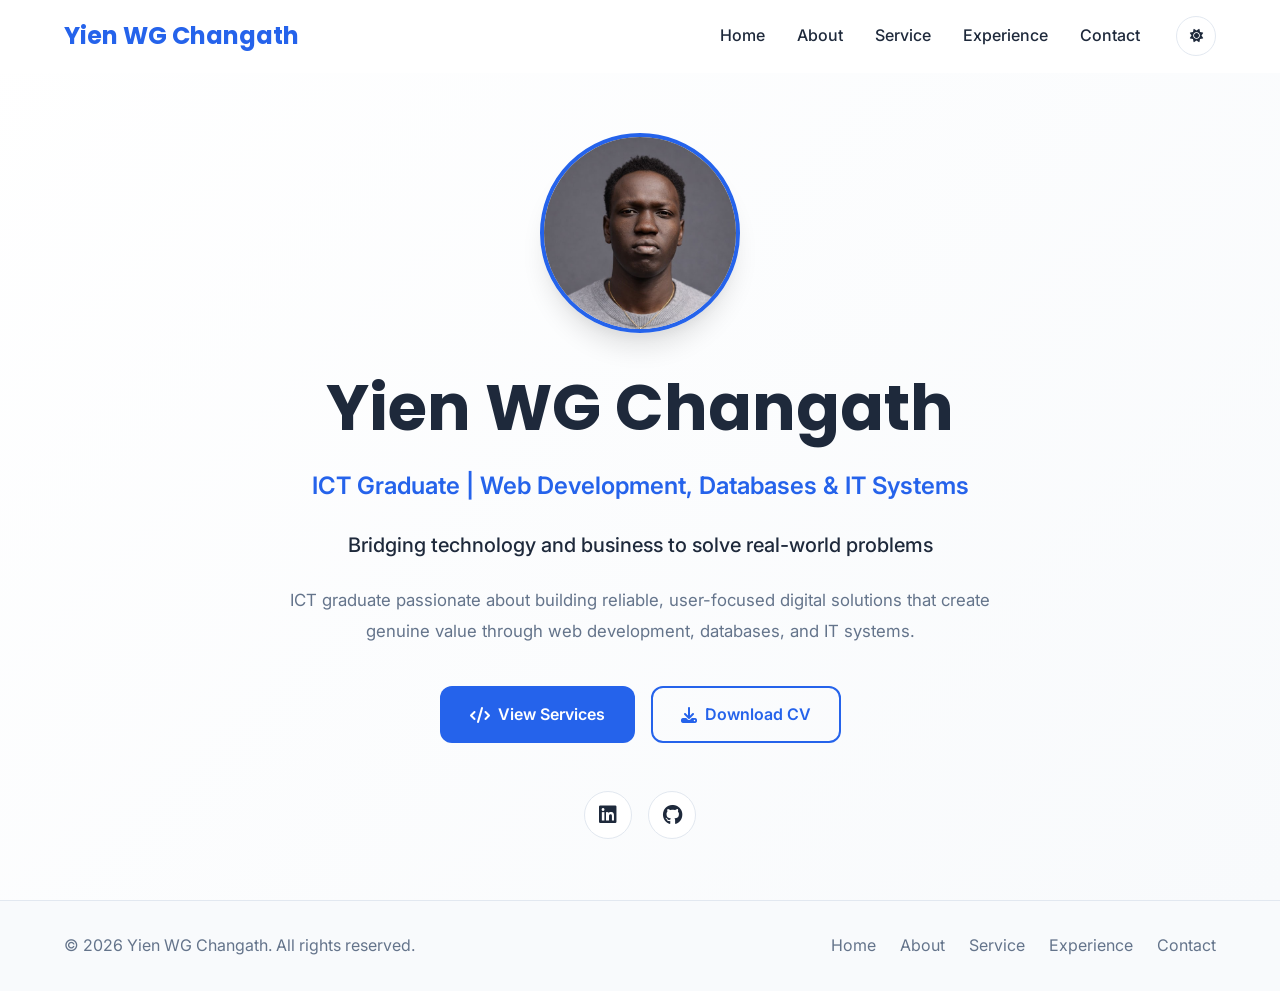
<file: Portfolio 2.0/index.html>
<!DOCTYPE html>
<html lang="en" data-theme="light">
<head>
    <meta charset="UTF-8">
    <meta name="viewport" content="width=device-width, initial-scale=1.0">
    <title>Portfolio - Home</title>
    <link rel="stylesheet" href="style.css">
    <link rel="preconnect" href="https://fonts.googleapis.com">
    <link rel="preconnect" href="https://fonts.gstatic.com" crossorigin>
    <link href="https://fonts.googleapis.com/css2?family=Inter:wght@300;400;500;600;700&family=Poppins:wght@400;500;600;700&display=swap" rel="stylesheet">
    <link rel="stylesheet" href="https://cdnjs.cloudflare.com/ajax/libs/font-awesome/6.5.0/css/all.min.css">
</head>
<body>
    <nav class="navbar" id="navbar">
        <div class="nav-container">
            <a href="index.html" class="nav-logo">Yien WG Changath</a>
            <div class="nav-menu" id="nav-menu">
                <a href="index.html" class="nav-link active">Home</a>
                <a href="about.html" class="nav-link">About</a>
                <a href="services.html" class="nav-link">Service</a>
                <a href="experience.html" class="nav-link">Experience</a>
                <a href="contact.html" class="nav-link">Contact</a>
                <button class="theme-toggle" id="theme-toggle" aria-label="Toggle theme"><i class="fas fa-sun"></i><i class="fas fa-moon"></i></button>
            </div>
            <div class="nav-toggle" id="nav-toggle"><span class="bar"></span><span class="bar"></span><span class="bar"></span></div>
        </div>
    </nav>
    <section id="home" class="hero">
        <div class="hero-container">
            <div class="hero-content reveal fade-left">
                <div class="hero-img-container">
                    <img src="yien.jpg" alt="Yien WG Changath" class="hero-img">
                </div>
                <h1 class="hero-title">Yien WG Changath</h1>
                <h2 class="hero-subtitle">ICT Graduate | Web Development, Databases & IT Systems</h2>
                <p class="hero-tagline">Bridging technology and business to solve real-world problems</p>
                <p class="hero-intro">ICT graduate passionate about building reliable, user-focused digital solutions that create genuine value through web development, databases, and IT systems.</p>
                <div class="hero-buttons">
                    <a href="services.html" class="btn btn-primary"><i class="fas fa-code"></i> View Services</a>
                    <a href="#" class="btn btn-secondary" download><i class="fas fa-download"></i> Download CV</a>
                </div>
                <div class="social-links">
                    <a href="https://www.linkedin.com/in/yien-changath-970722376?" aria-label="LinkedIn"><i class="fab fa-linkedin"></i></a>
                    <a href="https://github.com/WGChangath" aria-label="GitHub"><i class="fab fa-github"></i></a>
                </div>
            </div>
        </div>
    </section>
    <footer class="footer">
        <div class="container">
            <p>&copy; <span id="year"></span> Yien WG Changath. All rights reserved.</p>
            <div class="footer-links"><a href="index.html">Home</a><a href="about.html">About</a><a href="services.html">Service</a><a href="experience.html">Experience</a><a href="contact.html">Contact</a></div>
        </div>
    </footer>
    <button class="back-to-top" id="back-to-top"><i class="fas fa-arrow-up"></i></button>
    <script src="script.js"></script>
</body>
</html>
</file>
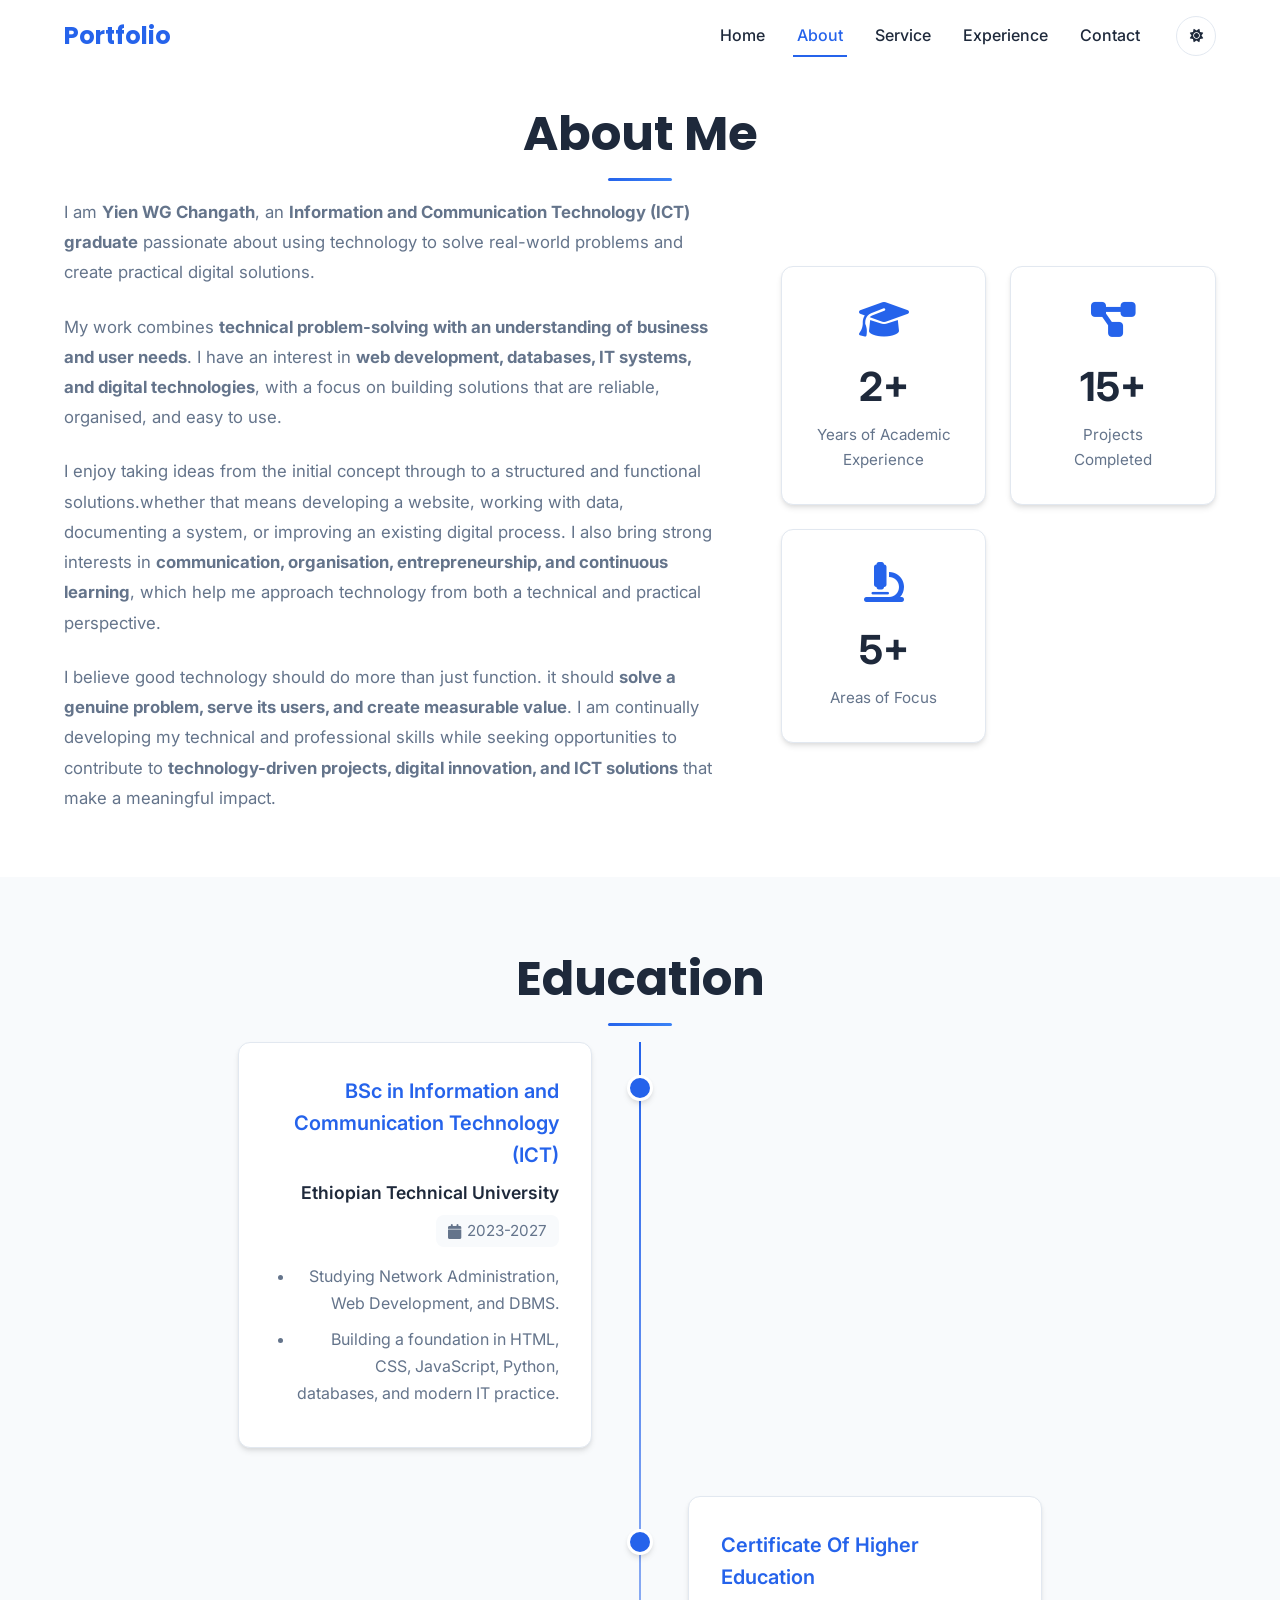
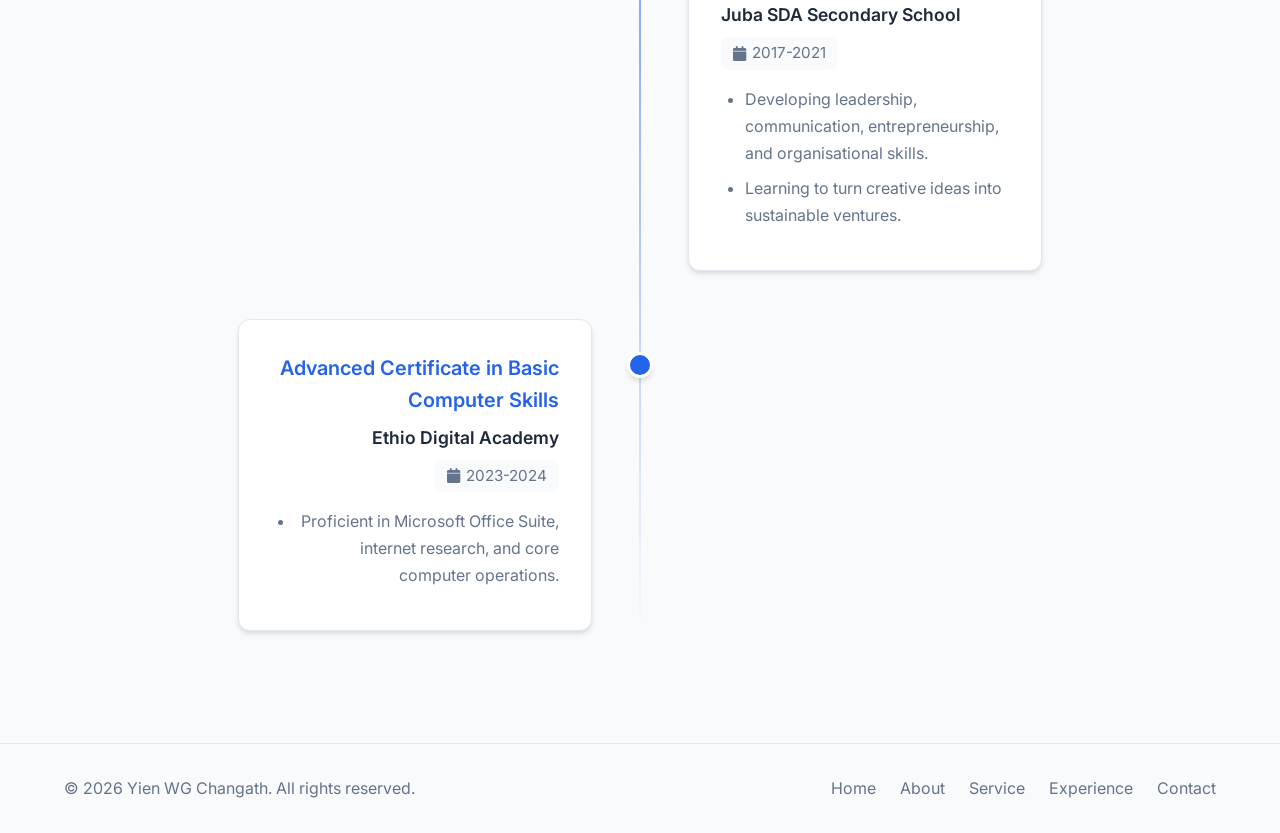
<file: Portfolio 2.0/about.html>
<!DOCTYPE html>
<html lang="en" data-theme="light">
<head>
    <meta charset="UTF-8">
    <meta name="viewport" content="width=device-width, initial-scale=1.0">
    <title>Portfolio - About</title>
    <link rel="stylesheet" href="style.css">
    <link rel="preconnect" href="https://fonts.googleapis.com">
    <link rel="preconnect" href="https://fonts.gstatic.com" crossorigin>
    <link href="https://fonts.googleapis.com/css2?family=Inter:wght@300;400;500;600;700&family=Poppins:wght@400;500;600;700&display=swap" rel="stylesheet">
    <link rel="stylesheet" href="https://cdnjs.cloudflare.com/ajax/libs/font-awesome/6.5.0/css/all.min.css">
</head>
<body>
    <nav class="navbar" id="navbar">
        <div class="nav-container">
            <a href="index.html" class="nav-logo">Portfolio</a>
            <div class="nav-menu" id="nav-menu">
                <a href="index.html" class="nav-link">Home</a>
                <a href="about.html" class="nav-link active">About</a>
                <a href="services.html" class="nav-link">Service</a>
                <a href="experience.html" class="nav-link">Experience</a>
                <a href="contact.html" class="nav-link">Contact</a>
                <button class="theme-toggle" id="theme-toggle" aria-label="Toggle theme"><i class="fas fa-sun"></i><i class="fas fa-moon"></i></button>
            </div>
            <div class="nav-toggle" id="nav-toggle"><span class="bar"></span><span class="bar"></span><span class="bar"></span></div>
        </div>
    </nav>

    <section class="section" style="padding-top: 6rem;">
        <div class="container">
            <h2 class="section-title reveal fade-up">About Me</h2>
            <div class="about-content">
                <div class="about-text reveal fade-left">
                    <p>I am <strong>Yien WG Changath</strong>, an <strong>Information and Communication Technology (ICT) graduate</strong> passionate about using technology to solve real-world problems and create practical digital solutions.</p>
                    <p>My work combines <strong>technical problem-solving with an understanding of business and user needs</strong>. I have an interest in <strong>web development, databases, IT systems, and digital technologies</strong>, with a focus on building solutions that are reliable, organised, and easy to use.</p>
                    <p>I enjoy taking ideas from the initial concept through to a structured and functional solutions.whether that means developing a website, working with data, documenting a system, or improving an existing digital process. I also bring strong interests in <strong>communication, organisation, entrepreneurship, and continuous learning</strong>, which help me approach technology from both a technical and practical perspective.</p>
                    <p>I believe good technology should do more than just function. it should <strong>solve a genuine problem, serve its users, and create measurable value</strong>. I am continually developing my technical and professional skills while seeking opportunities to contribute to <strong>technology-driven projects, digital innovation, and ICT solutions</strong> that make a meaningful impact.</p>
                </div>
                <div class="about-stats reveal fade-right">
                    <div class="stat-card"><i class="fas fa-graduation-cap"></i><h3>2+</h3><p>Years of Academic Experience</p></div>
                    <div class="stat-card"><i class="fas fa-project-diagram"></i><h3>15+</h3><p>Projects Completed</p></div>
                    <div class="stat-card"><i class="fas fa-microscope"></i><h3>5+</h3><p>Areas of Focus</p></div>
                </div>
            </div>
        </div>
    </section>

    <section class="section section-alt">
        <div class="container">
            <h2 class="section-title reveal fade-up">Education</h2>
            <div class="timeline">
                <div class="timeline-item reveal fade-left">
                    <div class="timeline-content">
                        <h3>BSc in Information and Communication Technology (ICT)</h3>
                        <h4>Ethiopian Technical University</h4>
                        <span class="timeline-date"><i class="fas fa-calendar"></i> 2023-2027</span>
                        <ul><li>Studying Network Administration, Web Development, and DBMS.</li><li>Building a foundation in HTML, CSS, JavaScript, Python, databases, and modern IT practice.</li></ul>
                    </div>
                </div>
                <div class="timeline-item reveal fade-right">
                    <div class="timeline-content">
                        <h3>Certificate Of Higher Education</h3>
                        <h4>Juba SDA Secondary School</h4>
                        <span class="timeline-date"><i class="fas fa-calendar"></i> 2017-2021</span>
                        <ul><li>Developing leadership, communication, entrepreneurship, and organisational skills.</li><li>Learning to turn creative ideas into sustainable ventures.</li></ul>
                    </div>
                </div>
                <div class="timeline-item reveal fade-left">
                    <div class="timeline-content">
                        <h3>Advanced Certificate in Basic Computer Skills</h3>
                        <h4>Ethio Digital Academy</h4>
                        <span class="timeline-date"><i class="fas fa-calendar"></i> 2023-2024</span>
                        <ul><li>Proficient in Microsoft Office Suite, internet research, and core computer operations.</li></ul>
                    </div>
                </div>
            </div>
        </div>
    </section>

    <footer class="footer">
        <div class="container">
            <p>&copy; <span id="year"></span> Yien WG Changath. All rights reserved.</p>
            <div class="footer-links"><a href="index.html">Home</a><a href="about.html">About</a><a href="services.html">Service</a><a href="experience.html">Experience</a><a href="contact.html">Contact</a></div>
        </div>
    </footer>
    <button class="back-to-top" id="back-to-top"><i class="fas fa-arrow-up"></i></button>
    <script src="script.js"></script>
</body>
</html>
</file>
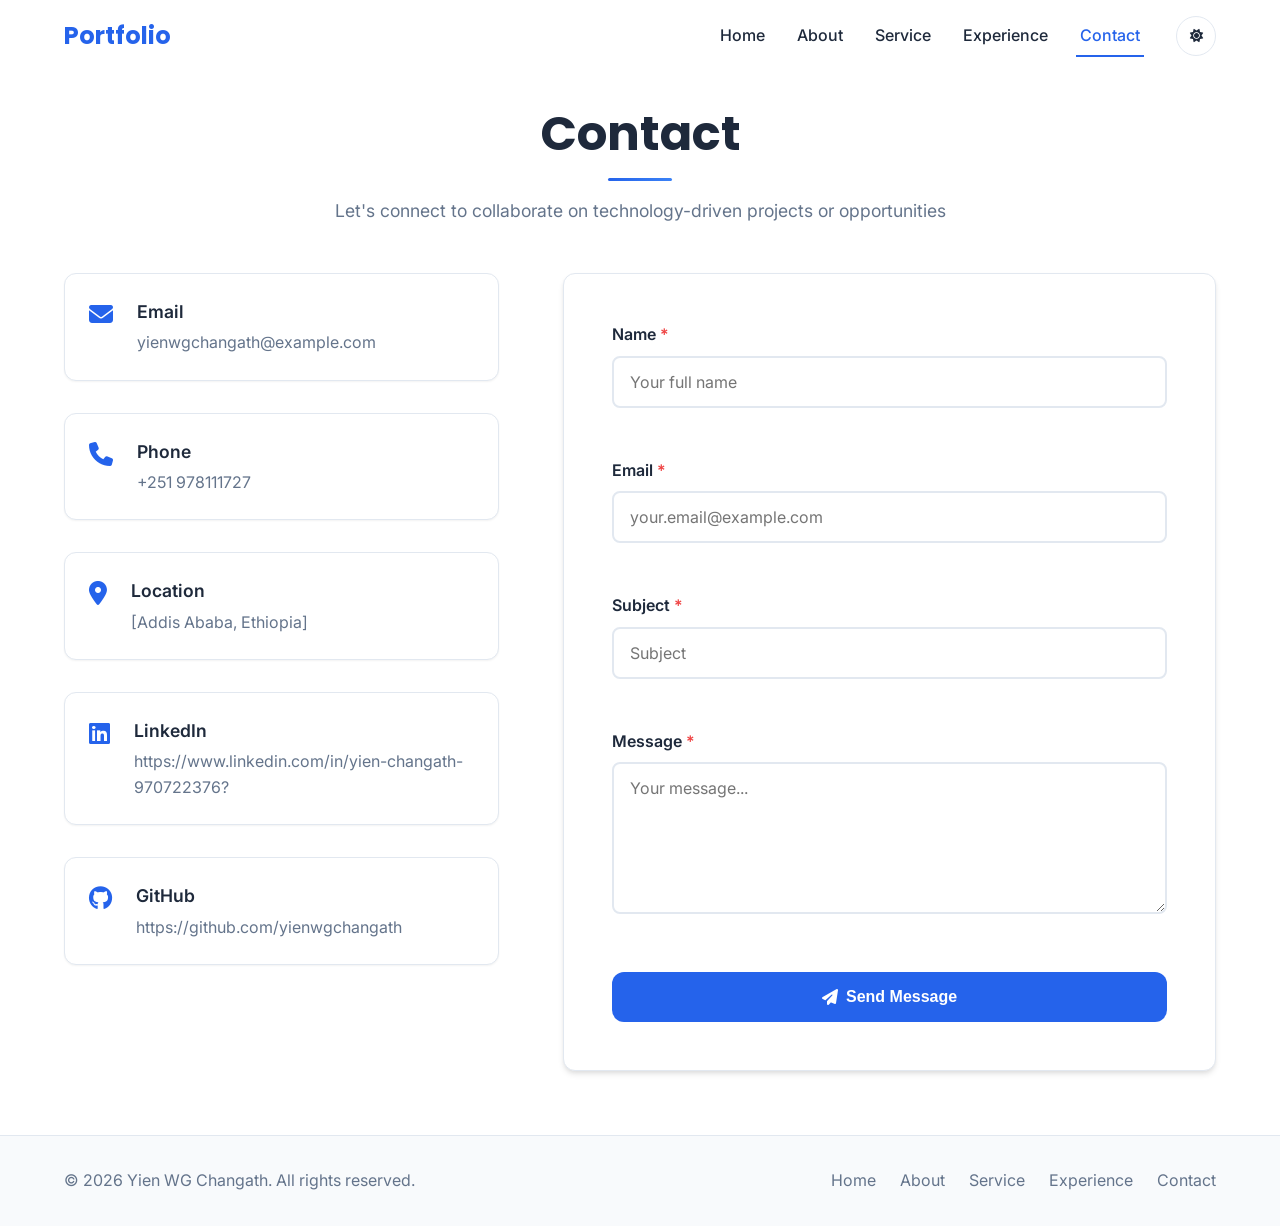
<file: Portfolio 2.0/contact.html>
<!DOCTYPE html>
<html lang="en" data-theme="light">
<head>
    <meta charset="UTF-8">
    <meta name="viewport" content="width=device-width, initial-scale=1.0">
    <title>Portfolio - Contact</title>
    <link rel="stylesheet" href="style.css">
    <link rel="preconnect" href="https://fonts.googleapis.com">
    <link rel="preconnect" href="https://fonts.gstatic.com" crossorigin>
    <link href="https://fonts.googleapis.com/css2?family=Inter:wght@300;400;500;600;700&family=Poppins:wght@400;500;600;700&display=swap" rel="stylesheet">
    <link rel="stylesheet" href="https://cdnjs.cloudflare.com/ajax/libs/font-awesome/6.5.0/css/all.min.css">
</head>
<body>
    <nav class="navbar" id="navbar">
        <div class="nav-container">
            <a href="index.html" class="nav-logo">Portfolio</a>
            <div class="nav-menu" id="nav-menu">
                <a href="index.html" class="nav-link">Home</a>
                <a href="about.html" class="nav-link">About</a>
                <a href="services.html" class="nav-link">Service</a>
                <a href="experience.html" class="nav-link">Experience</a>
                <a href="contact.html" class="nav-link active">Contact</a>
                <button class="theme-toggle" id="theme-toggle" aria-label="Toggle theme"><i class="fas fa-sun"></i><i class="fas fa-moon"></i></button>
            </div>
            <div class="nav-toggle" id="nav-toggle"><span class="bar"></span><span class="bar"></span><span class="bar"></span></div>
        </div>
    </nav>

    <section class="section" style="padding-top: 6rem;">
        <div class="container">
            <h2 class="section-title reveal fade-up">Contact</h2>
            <p class="section-subtitle reveal fade-up">Let's connect to collaborate on technology-driven projects or opportunities</p>
            <div class="contact-container">
                <div class="contact-info reveal fade-left">
                    <div class="contact-item"><i class="fas fa-envelope"></i><div><h3>Email</h3><p>yienwgchangath@example.com</p></div></div>
                    <div class="contact-item"><i class="fas fa-phone"></i><div><h3>Phone</h3><p>+251 978111727</p></div></div>
                    <div class="contact-item"><i class="fas fa-map-marker-alt"></i><div><h3>Location</h3><p>[Addis Ababa, Ethiopia]</p></div></div>
                    <div class="contact-item"><i class="fab fa-linkedin"></i><div><h3>LinkedIn</h3><p>https://www.linkedin.com/in/yien-changath-970722376?</p></div></div>
                    <div class="contact-item"><i class="fab fa-github"></i><div><h3>GitHub</h3><p>https://github.com/yienwgchangath</p></div></div>
                </div>
                <form class="contact-form reveal fade-right" id="contact-form" novalidate>
                    <div class="form-group"><label for="name">Name <span>*</span></label><input type="text" id="name" name="name" placeholder="Your full name" required><span class="error-message" id="name-error"></span></div>
                    <div class="form-group"><label for="email">Email <span>*</span></label><input type="email" id="email" name="email" placeholder="your.email@example.com" required><span class="error-message" id="email-error"></span></div>
                    <div class="form-group"><label for="subject">Subject <span>*</span></label><input type="text" id="subject" name="subject" placeholder="Subject" required><span class="error-message" id="subject-error"></span></div>
                    <div class="form-group"><label for="message">Message <span>*</span></label><textarea id="message" name="message" rows="6" placeholder="Your message..." required></textarea><span class="error-message" id="message-error"></span></div>
                    <button type="submit" class="btn btn-primary btn-submit"><i class="fas fa-paper-plane"></i> Send Message</button>
                    <div class="form-success" id="form-success">Message sent successfully! Thank you for reaching out.</div>
                </form>
            </div>
        </div>
    </section>

    <footer class="footer">
        <div class="container">
            <p>&copy; <span id="year"></span> Yien WG Changath. All rights reserved.</p>
            <div class="footer-links"><a href="index.html">Home</a><a href="about.html">About</a><a href="services.html">Service</a><a href="experience.html">Experience</a><a href="contact.html">Contact</a></div>
        </div>
    </footer>
    <button class="back-to-top" id="back-to-top"><i class="fas fa-arrow-up"></i></button>
    <script src="script.js"></script>
</body>
</html>
</file>
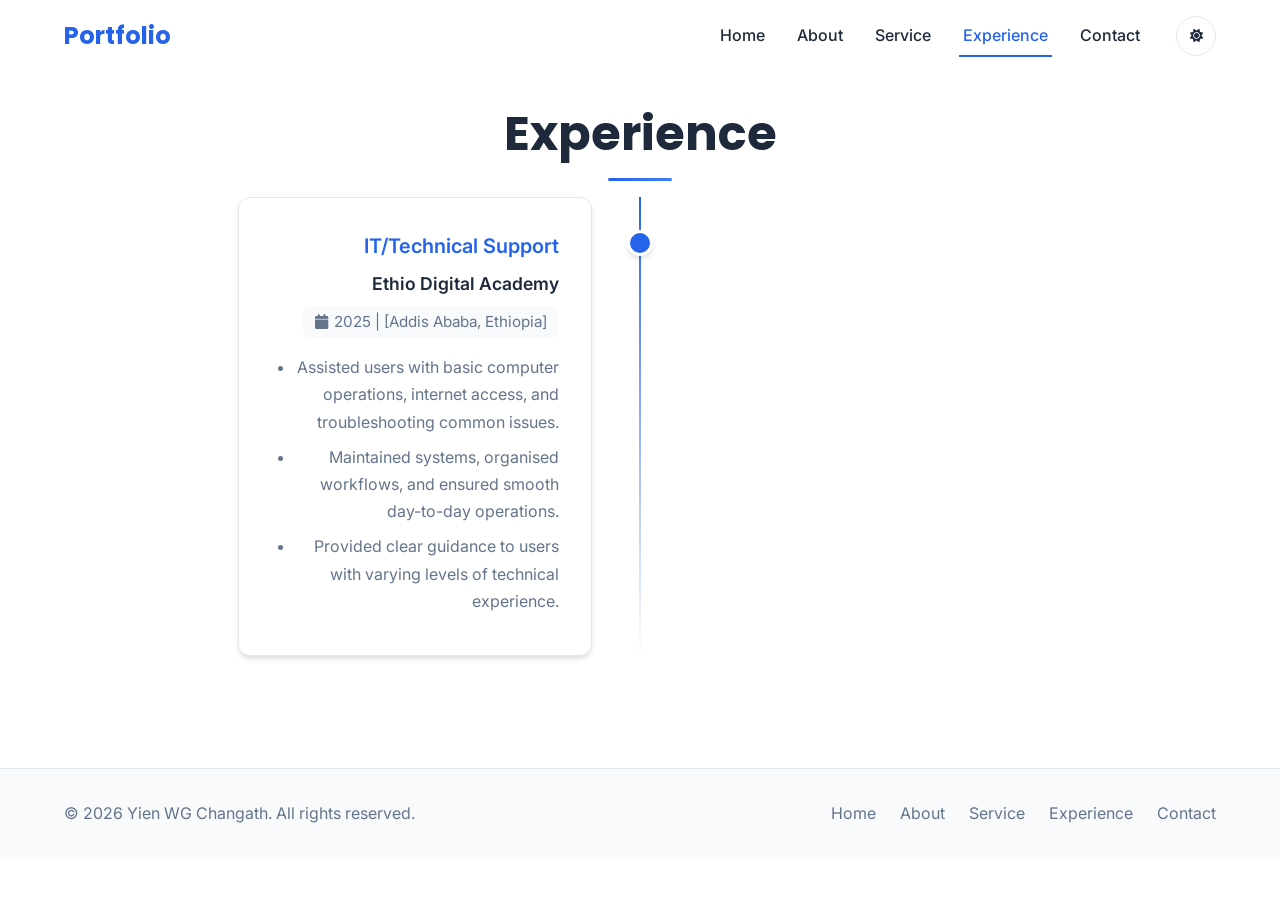
<file: Portfolio 2.0/experience.html>
<!DOCTYPE html>
<html lang="en" data-theme="light">
<head>
    <meta charset="UTF-8">
    <meta name="viewport" content="width=device-width, initial-scale=1.0">
    <title>Portfolio - Experience</title>
    <link rel="stylesheet" href="style.css">
    <link rel="preconnect" href="https://fonts.googleapis.com">
    <link rel="preconnect" href="https://fonts.gstatic.com" crossorigin>
    <link href="https://fonts.googleapis.com/css2?family=Inter:wght@300;400;500;600;700&family=Poppins:wght@400;500;600;700&display=swap" rel="stylesheet">
    <link rel="stylesheet" href="https://cdnjs.cloudflare.com/ajax/libs/font-awesome/6.5.0/css/all.min.css">
</head>
<body>
    <nav class="navbar" id="navbar">
        <div class="nav-container">
            <a href="index.html" class="nav-logo">Portfolio</a>
            <div class="nav-menu" id="nav-menu">
                <a href="index.html" class="nav-link">Home</a>
                <a href="about.html" class="nav-link">About</a>
                <a href="services.html" class="nav-link">Service</a>
                <a href="experience.html" class="nav-link active">Experience</a>
                <a href="contact.html" class="nav-link">Contact</a>
                <button class="theme-toggle" id="theme-toggle" aria-label="Toggle theme"><i class="fas fa-sun"></i><i class="fas fa-moon"></i></button>
            </div>
            <div class="nav-toggle" id="nav-toggle"><span class="bar"></span><span class="bar"></span><span class="bar"></span></div>
        </div>
    </nav>

    <section class="section" style="padding-top: 6rem;">
        <div class="container">
            <h2 class="section-title reveal fade-up">Experience</h2>
            <div class="timeline">
                <div class="timeline-item reveal fade-left">
                    <div class="timeline-content">
                        <h3>IT/Technical Support</h3>
                        <h4>Ethio Digital Academy</h4>
                        <span class="timeline-date"><i class="fas fa-calendar"></i> 2025 | [Addis Ababa, Ethiopia]</span>
                        <ul><li>Assisted users with basic computer operations, internet access, and troubleshooting common issues.</li><li>Maintained systems, organised workflows, and ensured smooth day-to-day operations.</li><li>Provided clear guidance to users with varying levels of technical experience.</li></ul>
                    </div>
                </div>
            </div>
        </div>
    </section>

    <footer class="footer">
        <div class="container">
            <p>&copy; <span id="year"></span> Yien WG Changath. All rights reserved.</p>
            <div class="footer-links"><a href="index.html">Home</a><a href="about.html">About</a><a href="services.html">Service</a><a href="experience.html">Experience</a><a href="contact.html">Contact</a></div>
        </div>
    </footer>
    <button class="back-to-top" id="back-to-top"><i class="fas fa-arrow-up"></i></button>
    <script src="script.js"></script>
</body>
</html>
</file>
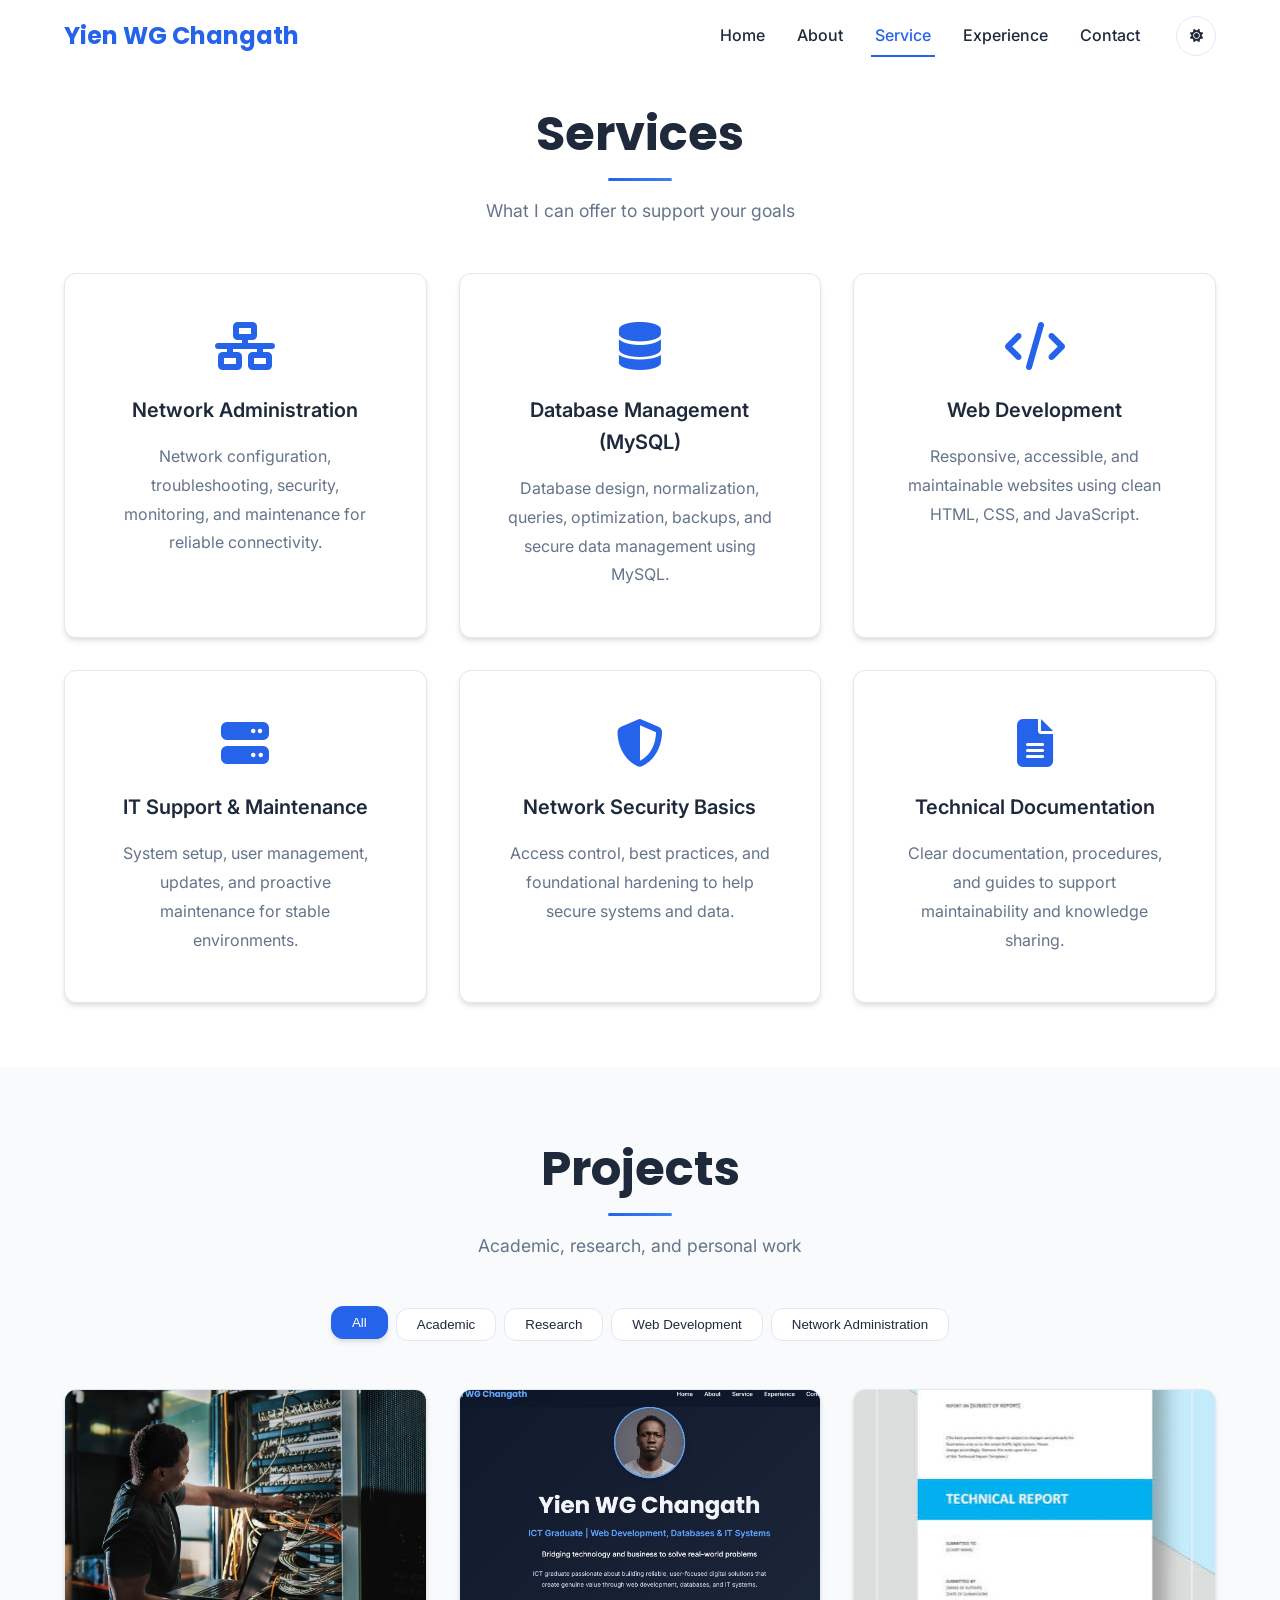
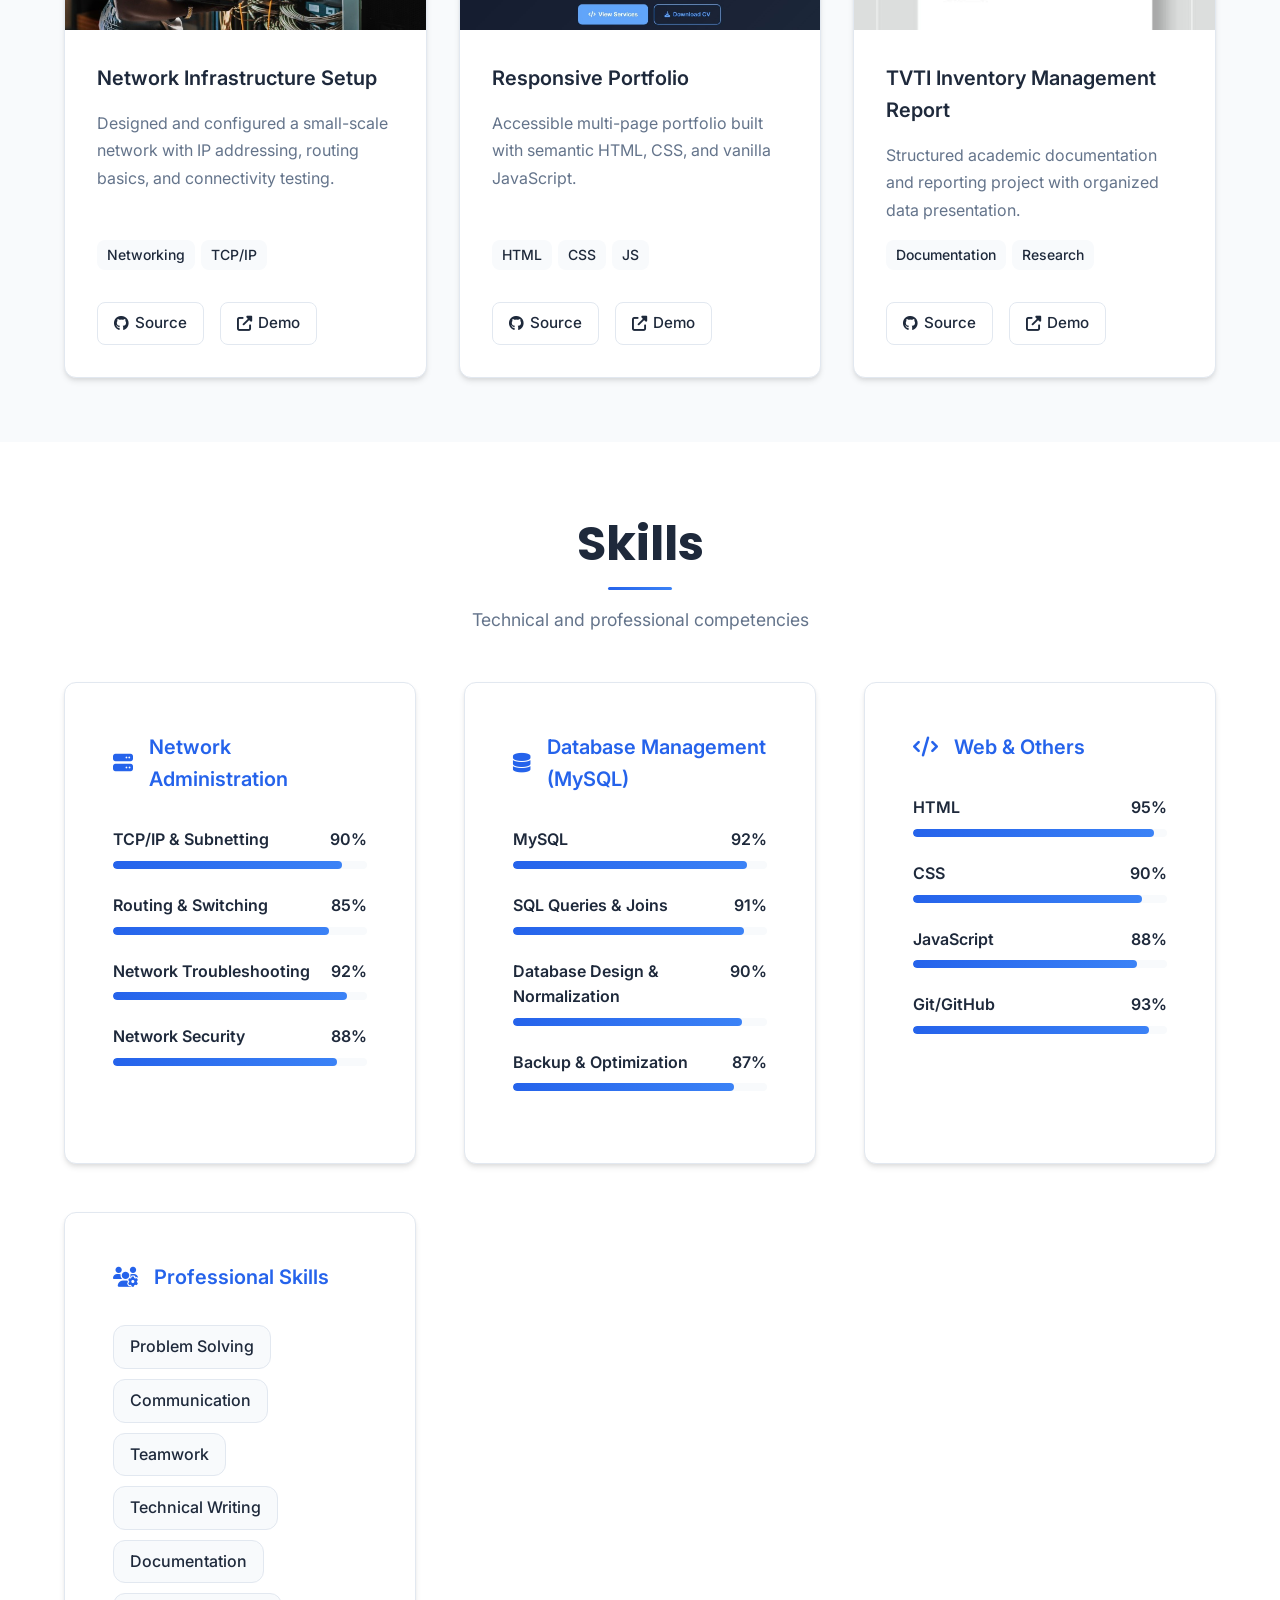
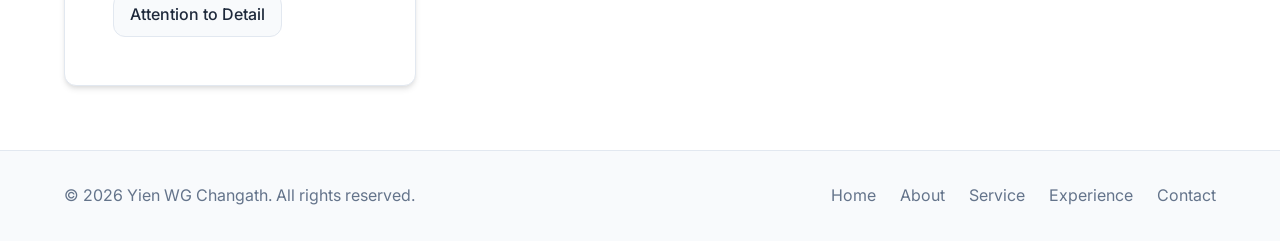
<file: Portfolio 2.0/services.html>
<!DOCTYPE html>
<html lang="en" data-theme="light">
<head>
    <meta charset="UTF-8">
    <meta name="viewport" content="width=device-width, initial-scale=1.0">
    <title>Portfolio - Service</title>
    <link rel="stylesheet" href="style.css">
    <link rel="preconnect" href="https://fonts.googleapis.com">
    <link rel="preconnect" href="https://fonts.gstatic.com" crossorigin>
    <link href="https://fonts.googleapis.com/css2?family=Inter:wght@300;400;500;600;700&family=Poppins:wght@400;500;600;700&display=swap" rel="stylesheet">
    <link rel="stylesheet" href="https://cdnjs.cloudflare.com/ajax/libs/font-awesome/6.5.0/css/all.min.css">
</head>
<body>
    <nav class="navbar" id="navbar">
        <div class="nav-container">
            <a href="index.html" class="nav-logo">Yien WG Changath</a>
            <div class="nav-menu" id="nav-menu">
                <a href="index.html" class="nav-link">Home</a>
                <a href="about.html" class="nav-link">About</a>
                <a href="services.html" class="nav-link active">Service</a>
                <a href="experience.html" class="nav-link">Experience</a>
                <a href="contact.html" class="nav-link">Contact</a>
                <button class="theme-toggle" id="theme-toggle" aria-label="Toggle theme"><i class="fas fa-sun"></i><i class="fas fa-moon"></i></button>
            </div>
            <div class="nav-toggle" id="nav-toggle"><span class="bar"></span><span class="bar"></span><span class="bar"></span></div>
        </div>
    </nav>

    <section class="section" style="padding-top: 6rem;">
        <div class="container">
            <h2 class="section-title reveal fade-up">Services</h2>
            <p class="section-subtitle reveal fade-up">What I can offer to support your goals</p>
            <div class="research-grid">
                <div class="research-card reveal fade-up"><i class="fas fa-network-wired"></i><h3>Network Administration</h3><p>Network configuration, troubleshooting, security, monitoring, and maintenance for reliable connectivity.</p></div>
                <div class="research-card reveal fade-up"><i class="fas fa-database"></i><h3>Database Management (MySQL)</h3><p>Database design, normalization, queries, optimization, backups, and secure data management using MySQL.</p></div>
                <div class="research-card reveal fade-up"><i class="fas fa-code"></i><h3>Web Development</h3><p>Responsive, accessible, and maintainable websites using clean HTML, CSS, and JavaScript.</p></div>
                <div class="research-card reveal fade-up"><i class="fas fa-server"></i><h3>IT Support & Maintenance</h3><p>System setup, user management, updates, and proactive maintenance for stable environments.</p></div>
                <div class="research-card reveal fade-up"><i class="fas fa-shield-alt"></i><h3>Network Security Basics</h3><p>Access control, best practices, and foundational hardening to help secure systems and data.</p></div>
                <div class="research-card reveal fade-up"><i class="fas fa-file-alt"></i><h3>Technical Documentation</h3><p>Clear documentation, procedures, and guides to support maintainability and knowledge sharing.</p></div>
            </div>
        </div>
    </section>

    <section class="section section-alt">
        <div class="container">
            <h2 class="section-title reveal fade-up">Projects</h2>
            <p class="section-subtitle reveal fade-up">Academic, research, and personal work</p>
            <div class="filter-buttons reveal fade-up">
                <button class="filter-btn active" data-filter="all">All</button>
                <button class="filter-btn" data-filter="academic">Academic</button>
                <button class="filter-btn" data-filter="research">Research</button>
                <button class="filter-btn" data-filter="web">Web Development</button>
                <button class="filter-btn" data-filter="network">Network Administration</button>
            </div>
            <div class="projects-grid">
                <div class="project-card reveal fade-up" data-category="network">
                    <div class="project-img"><img src="Networking-IT-Infrastructure.jpg" alt="Network project"><div class="project-overlay"><button class="project-btn view-details"><i class="fas fa-eye"></i> Details</button></div></div>
                    <div class="project-content"><h3>Network Infrastructure Setup</h3><p>Designed and configured a small-scale network with IP addressing, routing basics, and connectivity testing.</p><div class="project-tags"><span>Networking</span><span>TCP/IP</span></div><div class="project-links"><a href="#" class="btn-small"><i class="fab fa-github"></i> Source</a><a href="#" class="btn-small"><i class="fas fa-external-link-alt"></i> Demo</a></div></div>
                </div>
                <div class="project-card reveal fade-up" data-category="web">
                    <div class="project-img"><img src="Y4.jpeg" alt="Web project"><div class="project-overlay"><button class="project-btn view-details"><i class="fas fa-eye"></i> Details</button></div></div>
                    <div class="project-content"><h3>Responsive Portfolio</h3><p>Accessible multi-page portfolio built with semantic HTML, CSS, and vanilla JavaScript.</p><div class="project-tags"><span>HTML</span><span>CSS</span><span>JS</span></div><div class="project-links"><a href="#" class="btn-small"><i class="fab fa-github"></i> Source</a><a href="#" class="btn-small"><i class="fas fa-external-link-alt"></i> Demo</a></div></div>
                </div>
                <div class="project-card reveal fade-up" data-category="academic">
                    <div class="project-img"><img src="Technical Report.jpg" alt="Academic project"><div class="project-overlay"><button class="project-btn view-details"><i class="fas fa-eye"></i> Details</button></div></div>
                    <div class="project-content"><h3>TVTI Inventory Management Report</h3><p>Structured academic documentation and reporting project with organized data presentation.</p><div class="project-tags"><span>Documentation</span><span>Research</span></div><div class="project-links"><a href="#" class="btn-small"><i class="fab fa-github"></i> Source</a><a href="#" class="btn-small"><i class="fas fa-external-link-alt"></i> Demo</a></div></div>
                </div>
            </div>
        </div>
    </section>

    <section class="section">
        <div class="container">
            <h2 class="section-title reveal fade-up">Skills</h2>
            <p class="section-subtitle reveal fade-up">Technical and professional competencies</p>
            <div class="skills-grid">
                <div class="skills-category reveal fade-up">
                    <h3><i class="fas fa-server"></i> Network Administration</h3>
                    <div class="skill-item"><div class="skill-info"><span>TCP/IP & Subnetting</span><span>90%</span></div><div class="skill-bar"><div class="skill-progress" data-progress="90"></div></div></div>
                    <div class="skill-item"><div class="skill-info"><span>Routing & Switching</span><span>85%</span></div><div class="skill-bar"><div class="skill-progress" data-progress="85"></div></div></div>
                    <div class="skill-item"><div class="skill-info"><span>Network Troubleshooting</span><span>92%</span></div><div class="skill-bar"><div class="skill-progress" data-progress="92"></div></div></div>
                    <div class="skill-item"><div class="skill-info"><span>Network Security</span><span>88%</span></div><div class="skill-bar"><div class="skill-progress" data-progress="88"></div></div></div>
                </div>
                <div class="skills-category reveal fade-up">
                    <h3><i class="fas fa-database"></i> Database Management (MySQL)</h3>
                    <div class="skill-item"><div class="skill-info"><span>MySQL</span><span>92%</span></div><div class="skill-bar"><div class="skill-progress" data-progress="92"></div></div></div>
                    <div class="skill-item"><div class="skill-info"><span>SQL Queries & Joins</span><span>91%</span></div><div class="skill-bar"><div class="skill-progress" data-progress="91"></div></div></div>
                    <div class="skill-item"><div class="skill-info"><span>Database Design & Normalization</span><span>90%</span></div><div class="skill-bar"><div class="skill-progress" data-progress="90"></div></div></div>
                    <div class="skill-item"><div class="skill-info"><span>Backup & Optimization</span><span>87%</span></div><div class="skill-bar"><div class="skill-progress" data-progress="87"></div></div></div>
                </div>
                <div class="skills-category reveal fade-up">
                    <h3><i class="fas fa-code"></i> Web & Others</h3>
                    <div class="skill-item"><div class="skill-info"><span>HTML</span><span>95%</span></div><div class="skill-bar"><div class="skill-progress" data-progress="95"></div></div></div>
                    <div class="skill-item"><div class="skill-info"><span>CSS</span><span>90%</span></div><div class="skill-bar"><div class="skill-progress" data-progress="90"></div></div></div>
                    <div class="skill-item"><div class="skill-info"><span>JavaScript</span><span>88%</span></div><div class="skill-bar"><div class="skill-progress" data-progress="88"></div></div></div>
                    <div class="skill-item"><div class="skill-info"><span>Git/GitHub</span><span>93%</span></div><div class="skill-bar"><div class="skill-progress" data-progress="93"></div></div></div>
                </div>
                <div class="skills-category reveal fade-up">
                    <h3><i class="fas fa-users-cog"></i> Professional Skills</h3>
                    <div class="skill-badges"><span class="badge">Problem Solving</span><span class="badge">Communication</span><span class="badge">Teamwork</span><span class="badge">Technical Writing</span><span class="badge">Documentation</span><span class="badge">Attention to Detail</span></div>
                </div>
            </div>
        </div>
    </section>

    <div class="modal" id="project-modal"><div class="modal-content"><span class="modal-close" id="modal-close">&times;</span><div class="modal-body" id="modal-body"></div></div></div>

    <footer class="footer">
        <div class="container">
            <p>&copy; <span id="year"></span> Yien WG Changath. All rights reserved.</p>
            <div class="footer-links"><a href="index.html">Home</a><a href="about.html">About</a><a href="services.html">Service</a><a href="experience.html">Experience</a><a href="contact.html">Contact</a></div>
        </div>
    </footer>
    <button class="back-to-top" id="back-to-top"><i class="fas fa-arrow-up"></i></button>
    <script src="script.js"></script>
</body>
</html>
</file>
<file: Portfolio 2.0/style.css>
:root {
    --font-primary: 'Inter', system-ui, -apple-system, BlinkMacSystemFont, sans-serif;
    --font-secondary: 'Poppins', system-ui, -apple-system, BlinkMacSystemFont, sans-serif;
    --color-primary: #2563eb;
    --color-primary-dark: #1d4ed8;
    --color-secondary: #3b82f6;
    --color-bg: #ffffff;
    --color-bg-alt: #f8fafc;
    --color-surface: #ffffff;
    --color-text: #1e293b;
    --color-text-light: #64748b;
    --color-border: #e2e8f0;
    --color-success: #22c55e;
    --color-error: #ef4444;
    --shadow-sm: 0 1px 2px 0 rgba(0, 0, 0, 0.05);
    --shadow-md: 0 4px 6px -1px rgba(0, 0, 0, 0.1), 0 2px 4px -1px rgba(0, 0, 0, 0.06);
    --shadow-lg: 0 10px 15px -3px rgba(0, 0, 0, 0.1), 0 4px 6px -2px rgba(0, 0, 0, 0.05);
    --shadow-xl: 0 20px 25px -5px rgba(0, 0, 0, 0.1), 0 10px 10px -5px rgba(0, 0, 0, 0.04);
    --radius-sm: 0.375rem;
    --radius-md: 0.5rem;
    --radius-lg: 0.75rem;
    --radius-xl: 1rem;
    --transition-fast: 150ms ease-in-out;
    --transition-base: 250ms ease-in-out;
    --transition-slow: 350ms ease-in-out;
    --container-width: 1200px;
    --spacing-xs: 0.5rem;
    --spacing-sm: 1rem;
    --spacing-md: 1.5rem;
    --spacing-lg: 2rem;
    --spacing-xl: 3rem;
    --spacing-2xl: 4rem;
}
[data-theme="dark"] {
    --color-primary: #60a5fa;
    --color-primary-dark: #3b82f6;
    --color-secondary: #93c5fd;
    --color-bg: #0f172a;
    --color-bg-alt: #1e293b;
    --color-surface: #1e293b;
    --color-text: #f1f5f9;
    --color-text-light: #cbd5e1;
    --color-border: #334155;
}
* { margin:0; padding:0; box-sizing:border-box; }
html { scroll-behavior:smooth; scroll-padding-top:4.5rem; }
@media (prefers-reduced-motion: reduce) { html{scroll-behavior:auto;} *,*::before,*::after{animation-duration:0.01ms!important;animation-iteration-count:1!important;transition-duration:0.01ms!important;scroll-behavior:auto!important;} }
body { font-family:var(--font-primary); line-height:1.6; color:var(--color-text); background:var(--color-bg); transition:background var(--transition-base),color var(--transition-base); overflow-x:hidden; }
img { max-width:100%; height:auto; display:block; }
a { text-decoration:none; color:inherit; transition:color var(--transition-fast); }
.container { max-width:var(--container-width); margin:0 auto; padding:0 var(--spacing-md); }
.section { padding:var(--spacing-2xl) 0; }
.section-alt { background:var(--color-bg-alt); transition:background var(--transition-base); }
.section-title { font-family:var(--font-secondary); font-size:clamp(2rem,5vw,3rem); font-weight:700; text-align:center; margin-bottom:var(--spacing-md); position:relative; }
.section-title::after { content:''; position:absolute; bottom:-0.5rem; left:50%; transform:translateX(-50%); width:4rem; height:3px; background:linear-gradient(90deg,var(--color-primary),var(--color-secondary)); border-radius:2px; }
.section-subtitle { text-align:center; color:var(--color-text-light); font-size:1.1rem; margin-bottom:var(--spacing-xl); max-width:700px; margin-left:auto; margin-right:auto; }

.navbar { position:fixed; top:0; left:0; right:0; z-index:1000; background:rgba(255,255,255,0.95); backdrop-filter:blur(10px); -webkit-backdrop-filter:blur(10px); border-bottom:1px solid transparent; transition:all var(--transition-base); }
[data-theme="dark"] .navbar { background:rgba(15,23,42,0.95); }
.navbar.scrolled { border-bottom-color:var(--color-border); box-shadow:var(--shadow-md); }
.nav-container { max-width:var(--container-width); margin:0 auto; padding:0 var(--spacing-md); display:flex; justify-content:space-between; align-items:center; height:4.5rem; }
.nav-logo { font-family:var(--font-secondary); font-size:1.5rem; font-weight:700; color:var(--color-primary); }
.nav-menu { display:flex; align-items:center; gap:var(--spacing-md); }
.nav-link { position:relative; padding:0.5rem 0.25rem; color:var(--color-text); font-weight:500; }
.nav-link::after { content:''; position:absolute; bottom:0; left:0; width:0; height:2px; background:var(--color-primary); transition:width var(--transition-base); }
.nav-link:hover,.nav-link.active { color:var(--color-primary); }
.nav-link:hover::after,.nav-link.active::after { width:100%; }
.theme-toggle { position:relative; display:flex; align-items:center; justify-content:center; width:2.5rem; height:2.5rem; border-radius:50%; border:1px solid var(--color-border); background:var(--color-surface); color:var(--color-text); cursor:pointer; transition:all var(--transition-base); margin-left:var(--spacing-xs); }
.theme-toggle:hover { transform:scale(1.05); box-shadow:var(--shadow-md); }
.theme-toggle i { position:absolute; transition:opacity var(--transition-base),transform var(--transition-base); }
.theme-toggle .fa-moon { opacity:0; transform:rotate(90deg); }
[data-theme="dark"] .theme-toggle .fa-sun { opacity:0; transform:rotate(-90deg); }
[data-theme="dark"] .theme-toggle .fa-moon { opacity:1; transform:rotate(0deg); }
.nav-toggle { display:none; flex-direction:column; gap:0.25rem; cursor:pointer; }
.bar { width:1.5rem; height:2px; background:var(--color-text); border-radius:2px; transition:all var(--transition-base); }
.nav-toggle.active .bar:nth-child(1){transform:translateY(6px) rotate(45deg);} .nav-toggle.active .bar:nth-child(2){opacity:0;} .nav-toggle.active .bar:nth-child(3){transform:translateY(-6px) rotate(-45deg);}

.hero { min-height:100vh; display:flex; align-items:center; justify-content:center; background:linear-gradient(135deg,var(--color-bg) 0%,var(--color-bg-alt) 100%); padding-top:4.5rem; }
.hero-container { max-width:var(--container-width); margin:0 auto; padding:0 var(--spacing-md); }
.hero-content { text-align:center; display:flex; flex-direction:column; align-items:center; gap:var(--spacing-md); }
.hero-img-container { width:200px; height:200px; border-radius:50%; overflow:hidden; border:4px solid var(--color-primary); box-shadow:var(--shadow-xl); margin-bottom:var(--spacing-sm); }
.hero-img { width:100%; height:100%; object-fit:cover; transition:transform var(--transition-slow); }
.hero-img:hover { transform:scale(1.05); }
.hero-title { font-family:var(--font-secondary); font-size:clamp(2.5rem,6vw,4rem); font-weight:700; line-height:1.1; }
.hero-subtitle { font-size:clamp(1.1rem,2.5vw,1.5rem); color:var(--color-primary); font-weight:600; }
.hero-tagline { font-size:clamp(1rem,2vw,1.25rem); font-weight:500; }
.hero-intro { max-width:700px; color:var(--color-text-light); font-size:1.05rem; line-height:1.8; }
.hero-buttons { display:flex; flex-wrap:wrap; gap:var(--spacing-sm); justify-content:center; margin-top:var(--spacing-sm); }
.btn { display:inline-flex; align-items:center; gap:0.5rem; padding:0.875rem 1.75rem; border-radius:var(--radius-lg); font-weight:600; font-size:1rem; border:2px solid transparent; cursor:pointer; transition:all var(--transition-base); white-space:nowrap; }
.btn-primary { background:var(--color-primary); color:#fff; }
.btn-primary:hover { background:var(--color-primary-dark); transform:translateY(-2px); box-shadow:var(--shadow-lg); }
.btn-secondary { background:transparent; color:var(--color-primary); border-color:var(--color-primary); }
.btn-secondary:hover { background:var(--color-primary); color:#fff; transform:translateY(-2px); box-shadow:var(--shadow-lg); }
.social-links { display:flex; gap:var(--spacing-sm); justify-content:center; margin-top:var(--spacing-md); }
.social-links a { display:flex; align-items:center; justify-content:center; width:3rem; height:3rem; border-radius:50%; background:var(--color-surface); color:var(--color-text); border:1px solid var(--color-border); font-size:1.25rem; transition:all var(--transition-base); }
.social-links a:hover { color:var(--color-primary); border-color:var(--color-primary); transform:translateY(-3px); box-shadow:var(--shadow-lg); }
.about-content { display:grid; grid-template-columns:1.5fr 1fr; gap:var(--spacing-2xl); align-items:center; }
.about-text { display:flex; flex-direction:column; gap:var(--spacing-md); }
.about-text p { color:var(--color-text-light); font-size:1.05rem; line-height:1.8; }
.about-stats { display:grid; grid-template-columns:repeat(2,1fr); gap:var(--spacing-md); }
.stat-card { background:var(--color-surface); padding:var(--spacing-lg); border-radius:var(--radius-lg); text-align:center; box-shadow:var(--shadow-md); border:1px solid var(--color-border); transition:all var(--transition-base); }
.stat-card:hover { transform:translateY(-5px); box-shadow:var(--shadow-xl); }
.stat-card i { font-size:2.5rem; color:var(--color-primary); margin-bottom:var(--spacing-sm); }
.stat-card h3 { font-size:2.5rem; font-weight:700; margin-bottom:0.25rem; }
.stat-card p { color:var(--color-text-light); font-size:0.95rem; }
.timeline { position:relative; max-width:900px; margin:0 auto; }
.timeline::before { content:''; position:absolute; left:50%; transform:translateX(-50%); width:2px; height:100%; background:linear-gradient(to bottom,var(--color-primary),transparent); }
.timeline-item { position:relative; width:50%; padding:0 var(--spacing-xl); margin-bottom:var(--spacing-xl); }
.timeline-item:nth-child(odd){left:0;text-align:right;} .timeline-item:nth-child(even){left:50%;text-align:left;}
.timeline-content { background:var(--color-surface); padding:var(--spacing-lg); border-radius:var(--radius-lg); box-shadow:var(--shadow-md); border:1px solid var(--color-border); transition:all var(--transition-base); position:relative; }
.timeline-content::after { content:''; position:absolute; top:2rem; width:1.25rem; height:1.25rem; background:var(--color-primary); border:3px solid var(--color-bg); border-radius:50%; box-shadow:var(--shadow-md); }
.timeline-item:nth-child(odd) .timeline-content::after{right:-3.875rem;} .timeline-item:nth-child(even) .timeline-content::after{left:-3.875rem;}
.timeline-content h3 { color:var(--color-primary); font-size:1.25rem; font-weight:600; margin-bottom:0.5rem; }
.timeline-content h4 { font-size:1.1rem; font-weight:600; margin-bottom:0.5rem; }
.timeline-date { display:inline-flex; align-items:center; gap:0.375rem; color:var(--color-text-light); font-size:0.95rem; margin-bottom:var(--spacing-sm); padding:0.25rem 0.75rem; background:var(--color-bg-alt); border-radius:var(--radius-md); }
.timeline-content ul { list-style:disc; padding-left:var(--spacing-md); color:var(--color-text-light); }
.timeline-content ul li { margin-bottom:0.5rem; line-height:1.7; }
.research-grid { display:grid; grid-template-columns:repeat(auto-fit,minmax(300px,1fr)); gap:var(--spacing-lg); }
.research-card { background:var(--color-surface); padding:var(--spacing-xl); border-radius:var(--radius-lg); text-align:center; box-shadow:var(--shadow-md); border:1px solid var(--color-border); transition:all var(--transition-base); }
.research-card:hover { transform:translateY(-8px); box-shadow:var(--shadow-xl); border-color:var(--color-primary); }
.research-card i { font-size:3rem; color:var(--color-primary); margin-bottom:var(--spacing-md); }
.research-card h3 { font-size:1.25rem; font-weight:600; margin-bottom:var(--spacing-sm); }
.research-card p { color:var(--color-text-light); line-height:1.8; }

.filter-buttons { display:flex; flex-wrap:wrap; justify-content:center; gap:0.5rem; margin-bottom:var(--spacing-xl); }
.filter-btn { padding:0.5rem 1.25rem; border:1px solid var(--color-border); background:var(--color-surface); color:var(--color-text); border-radius:var(--radius-lg); font-weight:500; cursor:pointer; transition:all var(--transition-base); }
.filter-btn:hover,.filter-btn.active { background:var(--color-primary); color:#fff; border-color:var(--color-primary); transform:translateY(-2px); box-shadow:var(--shadow-md); }
.projects-grid { display:grid; grid-template-columns:repeat(auto-fit,minmax(320px,1fr)); gap:var(--spacing-lg); }
.project-card { background:var(--color-surface); border-radius:var(--radius-lg); overflow:hidden; box-shadow:var(--shadow-md); border:1px solid var(--color-border); transition:all var(--transition-base); display:flex; flex-direction:column; }
.project-card:hover { transform:translateY(-8px); box-shadow:var(--shadow-xl); }
.project-card.hidden { display:none; }
.project-img { position:relative; width:100%; height:240px; overflow:hidden; }
.project-img img { width:100%; height:100%; object-fit:cover; transition:transform var(--transition-slow); }
.project-card:hover .project-img img { transform:scale(1.1); }
.project-overlay { position:absolute; inset:0; background:rgba(0,0,0,0.7); display:flex; align-items:center; justify-content:center; opacity:0; transition:opacity var(--transition-base); }
.project-card:hover .project-overlay { opacity:1; }
.project-btn { padding:0.75rem 1.5rem; background:var(--color-primary); color:#fff; border:none; border-radius:var(--radius-lg); font-weight:600; cursor:pointer; transition:all var(--transition-base); }
.project-btn:hover { background:var(--color-primary-dark); transform:scale(1.05); }
.project-content { padding:var(--spacing-lg); flex:1; display:flex; flex-direction:column; gap:var(--spacing-sm); }
.project-content h3 { font-size:1.25rem; font-weight:600; }
.project-content p { color:var(--color-text-light); line-height:1.7; flex:1; }
.project-tags { display:flex; flex-wrap:wrap; gap:0.375rem; }
.project-tags span { padding:0.25rem 0.625rem; background:var(--color-bg-alt); border-radius:var(--radius-md); font-size:0.875rem; font-weight:500; }
.project-links { display:flex; gap:var(--spacing-sm); margin-top:auto; padding-top:var(--spacing-sm); }
.btn-small { display:inline-flex; align-items:center; gap:0.375rem; padding:0.5rem 1rem; border:1px solid var(--color-border); background:var(--color-surface); border-radius:var(--radius-md); font-size:0.95rem; font-weight:500; transition:all var(--transition-base); }
.btn-small:hover { background:var(--color-primary); color:#fff; border-color:var(--color-primary); }
.skills-grid { display:grid; grid-template-columns:repeat(auto-fit,minmax(350px,1fr)); gap:var(--spacing-xl); }
.skills-category { background:var(--color-surface); padding:var(--spacing-xl); border-radius:var(--radius-lg); box-shadow:var(--shadow-md); border:1px solid var(--color-border); }
.skills-category h3 { display:flex; align-items:center; gap:var(--spacing-sm); color:var(--color-primary); font-size:1.25rem; font-weight:600; margin-bottom:var(--spacing-lg); }
.skill-item { margin-bottom:var(--spacing-md); }
.skill-info { display:flex; justify-content:space-between; margin-bottom:0.5rem; font-weight:600; }
.skill-bar { width:100%; height:0.5rem; background:var(--color-bg-alt); border-radius:1rem; overflow:hidden; }
.skill-progress { height:100%; background:linear-gradient(90deg,var(--color-primary),var(--color-secondary)); border-radius:1rem; width:0; transition:width 1.5s cubic-bezier(0.1,0.7,0.1,1); }
.skill-badges { display:flex; flex-wrap:wrap; gap:0.625rem; }
.badge { padding:0.5rem 1rem; background:var(--color-bg-alt); border-radius:var(--radius-lg); font-weight:500; border:1px solid var(--color-border); transition:all var(--transition-base); }
.badge:hover { background:var(--color-primary); color:#fff; border-color:var(--color-primary); transform:translateY(-2px); }
.achievements-grid { display:grid; grid-template-columns:repeat(auto-fit,minmax(280px,1fr)); gap:var(--spacing-lg); }
.achievement-card { background:var(--color-surface); padding:var(--spacing-lg); border-radius:var(--radius-lg); box-shadow:var(--shadow-md); border:1px solid var(--color-border); transition:all var(--transition-base); text-align:center; }
.achievement-card:hover { transform:translateY(-5px); box-shadow:var(--shadow-xl); }
.achievement-card i { font-size:2.5rem; color:var(--color-primary); margin-bottom:var(--spacing-sm); }
.achievement-card h3 { font-size:1.125rem; font-weight:600; margin-bottom:0.5rem; }
.achievement-card p { color:var(--color-text-light); margin-bottom:0.5rem; }
.achievement-card span { font-size:0.95rem; color:var(--color-text-light); }

.contact-container { display:grid; grid-template-columns:1fr 1.5fr; gap:var(--spacing-2xl); }
.contact-info { display:flex; flex-direction:column; gap:var(--spacing-lg); }
.contact-item { display:flex; align-items:flex-start; gap:var(--spacing-md); padding:var(--spacing-md); background:var(--color-surface); border-radius:var(--radius-lg); box-shadow:var(--shadow-sm); border:1px solid var(--color-border); transition:all var(--transition-base); }
.contact-item:hover { transform:translateX(5px); box-shadow:var(--shadow-md); }
.contact-item i { font-size:1.5rem; color:var(--color-primary); margin-top:0.25rem; }
.contact-item h3 { font-size:1.1rem; font-weight:600; margin-bottom:0.25rem; }
.contact-item p { color:var(--color-text-light); }
.contact-form { background:var(--color-surface); padding:var(--spacing-xl); border-radius:var(--radius-lg); box-shadow:var(--shadow-md); border:1px solid var(--color-border); }
.form-group { margin-bottom:var(--spacing-md); }
.form-group label { display:block; margin-bottom:0.5rem; font-weight:600; }
.form-group label span { color:var(--color-error); }
.form-group input,.form-group textarea { width:100%; padding:0.875rem 1rem; border:2px solid var(--color-border); border-radius:var(--radius-md); background:var(--color-bg); color:var(--color-text); font-family:var(--font-primary); font-size:1rem; transition:all var(--transition-fast); }
.form-group input:focus,.form-group textarea:focus { outline:none; border-color:var(--color-primary); box-shadow:0 0 0 3px rgba(37,99,235,0.1); }
[data-theme="dark"] .form-group input:focus,[data-theme="dark"] .form-group textarea:focus { box-shadow:0 0 0 3px rgba(96,165,250,0.2); }
.form-group input.error,.form-group textarea.error { border-color:var(--color-error); }
.error-message { display:block; color:var(--color-error); font-size:0.95rem; margin-top:0.375rem; min-height:1.25rem; }
.form-success { display:none; margin-top:var(--spacing-md); padding:var(--spacing-sm) var(--spacing-md); background:rgba(34,197,94,0.1); color:var(--color-success); border:1px solid rgba(34,197,94,0.3); border-radius:var(--radius-md); text-align:center; }
.form-success.show { display:block; }
.btn-submit { width:100%; justify-content:center; }
.footer { background:var(--color-bg-alt); padding:var(--spacing-lg) 0; border-top:1px solid var(--color-border); }
.footer .container { display:flex; justify-content:space-between; align-items:center; flex-wrap:wrap; gap:var(--spacing-md); }
.footer p { color:var(--color-text-light); }
.footer-links { display:flex; gap:var(--spacing-md); }
.footer-links a { color:var(--color-text-light); transition:color var(--transition-fast); }
.footer-links a:hover { color:var(--color-primary); }
.back-to-top { position:fixed; bottom:2rem; right:2rem; width:3rem; height:3rem; border-radius:50%; background:var(--color-primary); color:#fff; border:none; box-shadow:var(--shadow-lg); cursor:pointer; opacity:0; visibility:hidden; transition:all var(--transition-base); z-index:999; }
.back-to-top.visible { opacity:1; visibility:visible; }
.back-to-top:hover { background:var(--color-primary-dark); transform:translateY(-3px); }
.modal { position:fixed; inset:0; background:rgba(0,0,0,0.75); display:flex; align-items:center; justify-content:center; padding:var(--spacing-md); z-index:1100; opacity:0; visibility:hidden; transition:all var(--transition-base); }
.modal.open { opacity:1; visibility:visible; }
.modal-content { background:var(--color-surface); border-radius:var(--radius-lg); max-width:800px; width:100%; max-height:90vh; overflow-y:auto; box-shadow:var(--shadow-xl); transform:translateY(2rem); transition:transform var(--transition-base); position:relative; }
.modal.open .modal-content { transform:translateY(0); }
.modal-close { position:absolute; top:1rem; right:1.5rem; font-size:2rem; cursor:pointer; z-index:1; line-height:1; }
.modal-close:hover { color:var(--color-primary); }
.modal-body { padding:var(--spacing-xl); }
.modal-body h3 { color:var(--color-primary); font-size:1.75rem; margin-bottom:var(--spacing-md); }
.modal-body img { width:100%; border-radius:var(--radius-lg); margin-bottom:var(--spacing-lg); }
.modal-body p { color:var(--color-text-light); line-height:1.8; margin-bottom:var(--spacing-md); }
.reveal { opacity:0; transform:translateY(2rem); transition:all 0.8s cubic-bezier(0.1,0.7,0.1,1); }
.reveal.active { opacity:1; transform:translateY(0); }
.reveal.fade-left { transform:translateX(-3rem); }
.reveal.fade-right { transform:translateX(3rem); }
.reveal.fade-left.active,.reveal.fade-right.active { transform:translateX(0); }
@media (max-width:1024px){ .about-content{grid-template-columns:1fr; gap:var(--spacing-xl);} .contact-container{grid-template-columns:1fr; gap:var(--spacing-xl);} .timeline::before{left:2rem;} .timeline-item{width:100%; left:0!important; text-align:left!important; padding-left:4rem; padding-right:0;} .timeline-item:nth-child(odd) .timeline-content::after,.timeline-item:nth-child(even) .timeline-content::after{left:-3rem;} }
@media (max-width:768px){ .nav-menu{position:fixed; top:4.5rem; left:-100%; width:100%; height:calc(100vh - 4.5rem); background:var(--color-bg); flex-direction:column; justify-content:flex-start; padding-top:var(--spacing-xl); gap:var(--spacing-lg); transition:left var(--transition-base); border-top:1px solid var(--color-border); overflow-y:auto;} .nav-menu.active{left:0;} .nav-toggle{display:flex;} .theme-toggle{margin-left:0;} .hero-img-container{width:160px; height:160px;} .about-stats{grid-template-columns:1fr;} .skills-grid{grid-template-columns:1fr;} .projects-grid{grid-template-columns:1fr;} .back-to-top{bottom:1.5rem; right:1.5rem; width:2.75rem; height:2.75rem;} }
@media (max-width:480px){ .hero-buttons{flex-direction:column; width:100%; max-width:320px;} .btn{width:100%; justify-content:center;} .timeline-item{padding-left:3rem;} .timeline-item:nth-child(odd) .timeline-content::after,.timeline-item:nth-child(even) .timeline-content::after{left:-2.5rem;} }
</file>
